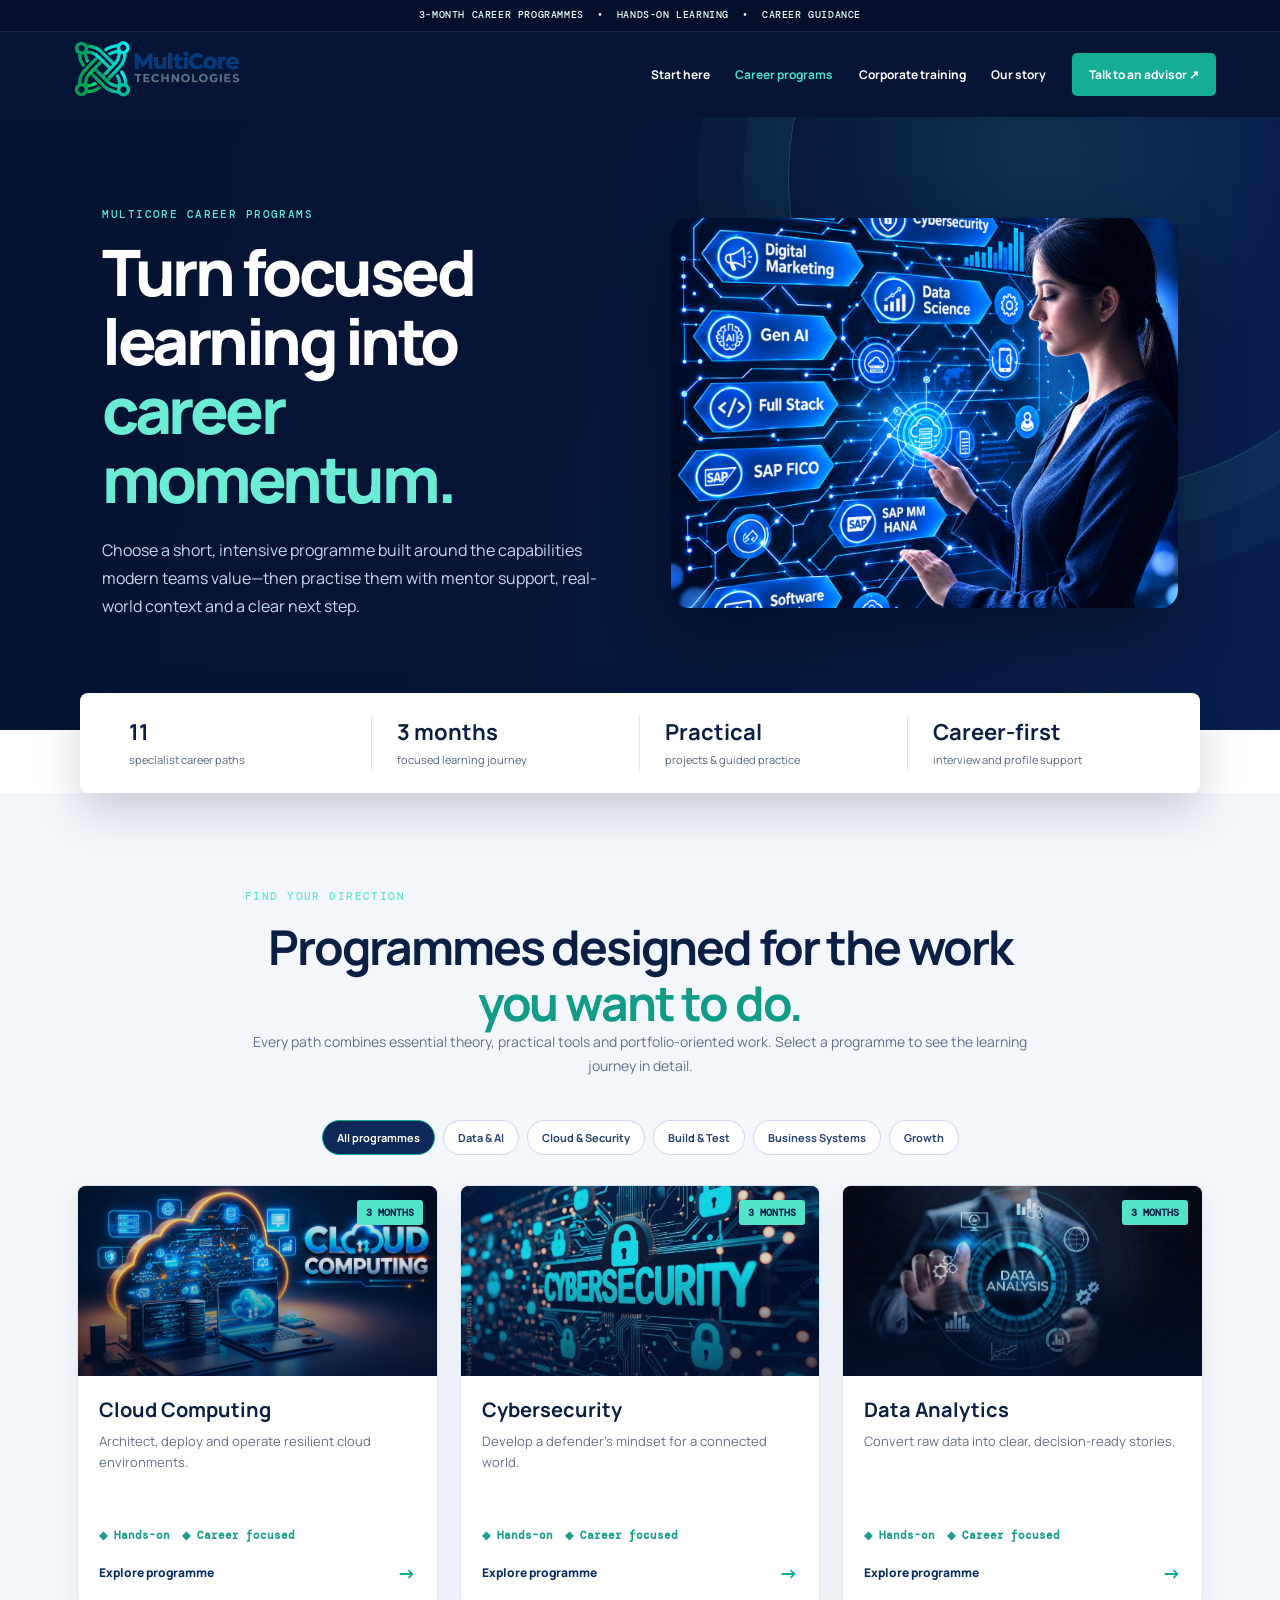
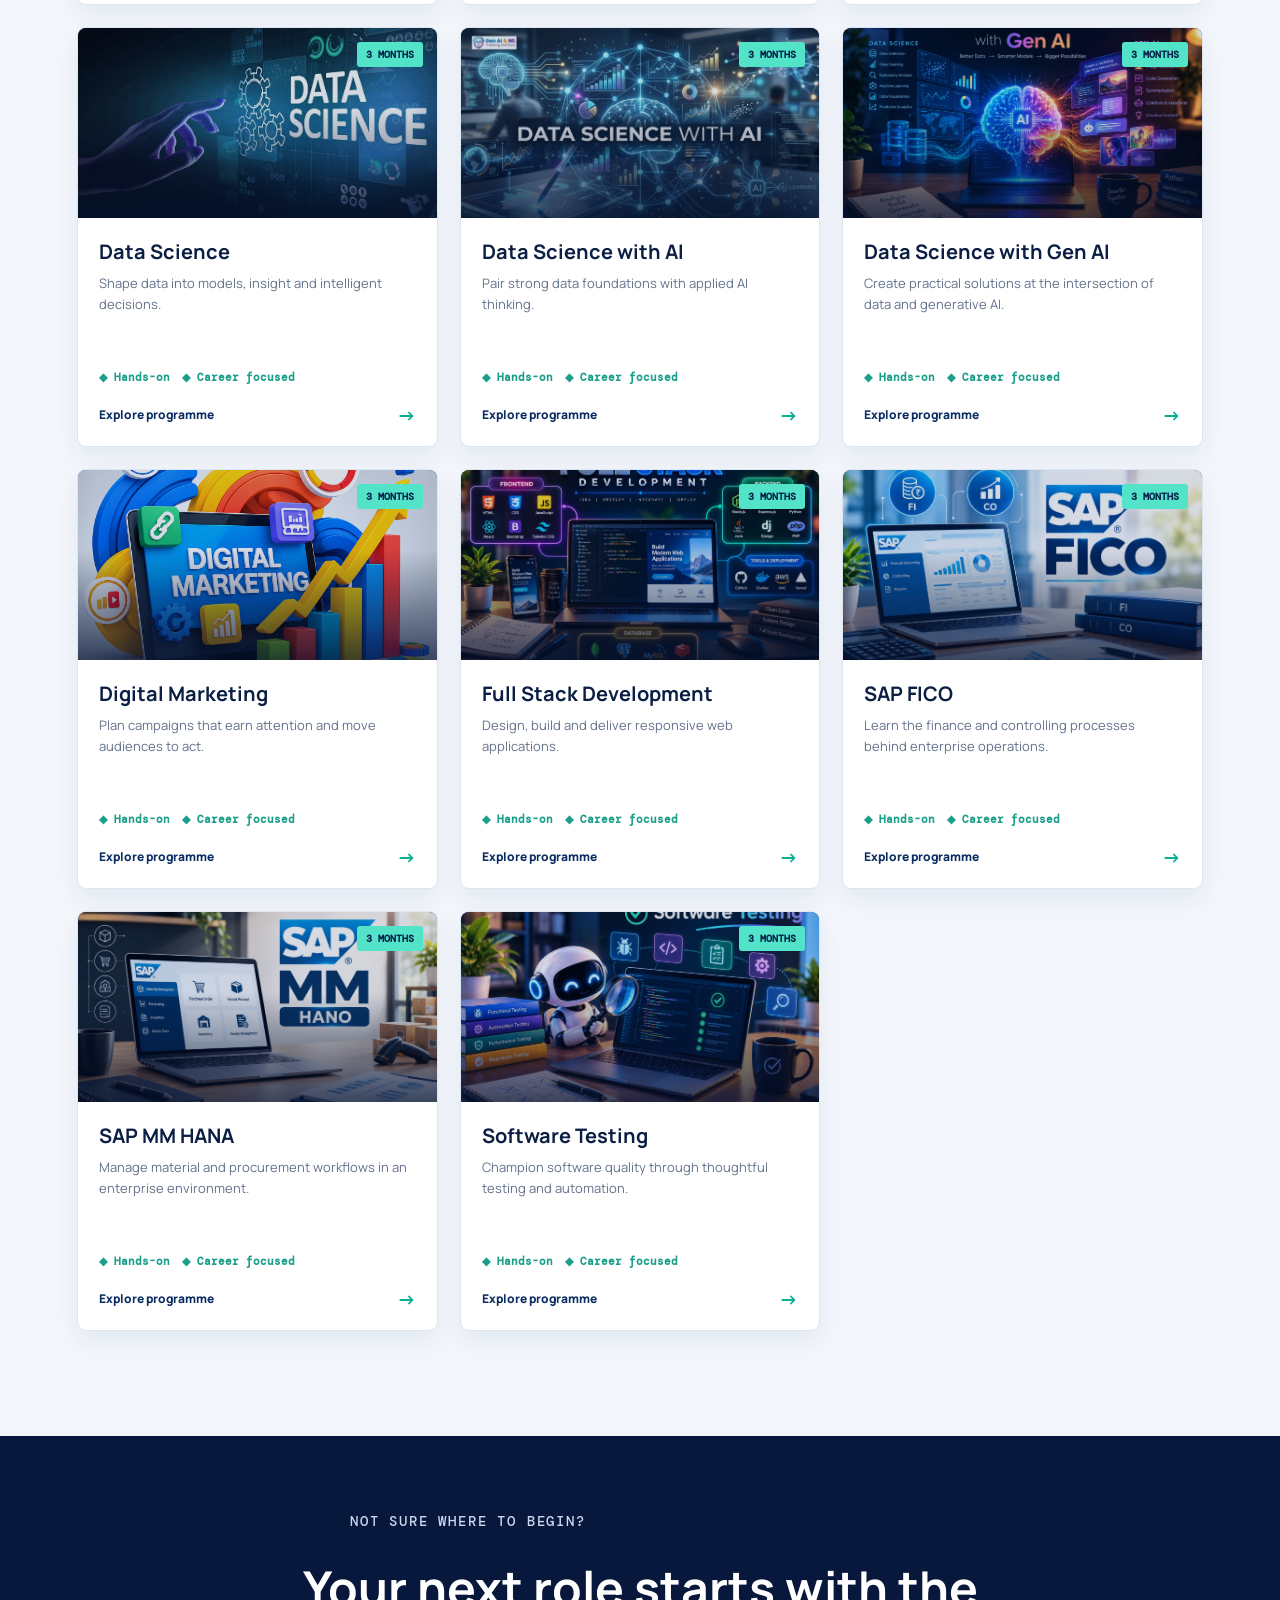
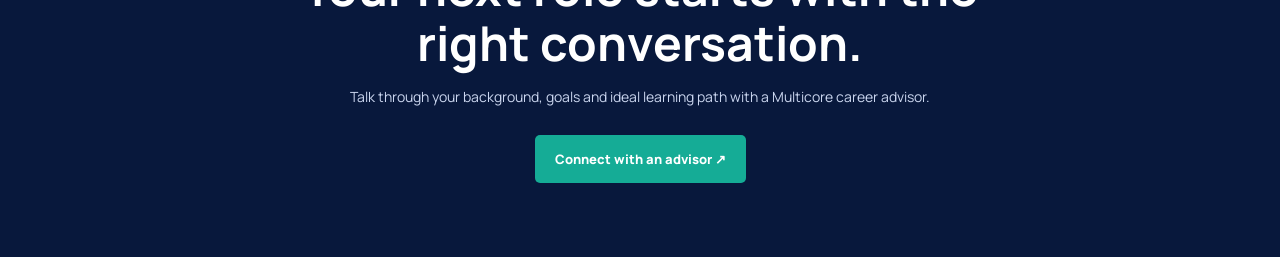
<file: career-programs.html>
<!doctype html>
<html lang="en">
<head>
  <meta charset="UTF-8" />
  <meta name="viewport" content="width=device-width, initial-scale=1.0" />
  <meta name="description" content="Explore career-focused Cloud Computing, Cybersecurity, Data Analytics, Data Science, AI, Digital Marketing, Full Stack Development, SAP and Software Testing programs in Chennai." />
  <meta name="keywords" content="cloud computing course, cybersecurity course, data analytics course, data science course, data science with AI course, data science with Gen AI course, digital marketing course, full stack development course, SAP FICO course, SAP MM HANA course, software testing course" />
  <title>Career Programs in Cloud, Data, AI, SAP &amp; Software | Multicore Technologies</title>
  <link rel="preconnect" href="https://fonts.googleapis.com" />
  <link rel="preconnect" href="https://fonts.gstatic.com" crossorigin />
  <link href="https://fonts.googleapis.com/css2?family=DM+Mono:wght@400;500&family=Manrope:wght@400;500;600;700;800&display=swap" rel="stylesheet" />
  <link rel="stylesheet" href="styles.css" />
  <link rel="stylesheet" href="protection.css" />
  <link rel="stylesheet" href="responsive.css" />
  <script src="seo-protection.js" defer></script>
  <script src="responsive.js" defer></script>
  <style>
    :root{--cp-navy:#061436;--cp-blue:#0d2859;--cp-mint:#46e0c4;--cp-ink:#0b1e43;--cp-soft:#f3f7fc}
    *{box-sizing:border-box}body{margin:0;color:var(--cp-ink);font-family:Manrope,Arial,sans-serif;background:#fff}.cp-top{padding:8px 5vw;background:#04102b;color:#e9fff9;text-align:center;font:500 10px/1.45 "DM Mono",monospace;letter-spacing:.06em}.cp-nav{height:86px;padding:0 5vw;display:flex;align-items:center;gap:30px;background:var(--cp-navy);border-top:1px solid rgba(255,255,255,.08)}.cp-nav img{width:182px;height:auto}.cp-nav nav{margin-left:auto;display:flex;align-items:center;gap:clamp(14px,2vw,32px)}.cp-nav a{color:#fff;text-decoration:none;font-size:12px;font-weight:700}.cp-nav .active{color:var(--cp-mint)}.cp-nav .talk{padding:13px 17px;background:#16ad96;border-radius:5px}.cp-hero{min-height:435px;padding:76px 8vw 60px;position:relative;overflow:hidden;color:#fff;background:radial-gradient(circle at 80% 5%,rgba(57,226,197,.25),transparent 24%),linear-gradient(115deg,#07143a,#0c2860)}.cp-hero:after{content:"";position:absolute;width:620px;height:620px;border:1px solid rgba(84,234,208,.22);border-radius:50%;right:-130px;top:-250px;box-shadow:0 0 0 45px rgba(74,225,200,.04),0 0 0 90px rgba(74,225,200,.03)}.eyebrow{margin:0 0 16px;color:#5ce8ce;font:500 11px "DM Mono",monospace;letter-spacing:.13em;text-transform:uppercase}.cp-hero h1{position:relative;z-index:1;max-width:760px;margin:0;font-size:clamp(40px,5vw,69px);line-height:1.08;letter-spacing:-.055em}.cp-hero h1 em{color:#6cebd5;font-style:normal}.cp-hero p:not(.eyebrow){position:relative;z-index:1;max-width:600px;margin:23px 0 0;color:#cbd6ef;font-size:16px;line-height:1.75}.cp-stats{position:relative;z-index:2;max-width:1120px;margin:-37px auto 0;padding:22px 24px;display:grid;grid-template-columns:repeat(4,1fr);background:#fff;border-radius:8px;box-shadow:0 18px 44px rgba(4,16,43,.18)}.cp-stats div{padding:2px 25px;border-right:1px solid #dce5f1}.cp-stats div:last-child{border:0}.cp-stats strong{display:block;font-size:22px}.cp-stats span{font-size:11px;color:#567;line-height:1.45}.programmes{padding:96px 6vw 105px;background:var(--cp-soft)}.section-head{max-width:790px;margin:0 auto 42px;text-align:center}.section-head h2{margin:0;font-size:clamp(30px,4vw,48px);line-height:1.16;letter-spacing:-.045em}.section-head h2 em{font-style:normal;color:#129b86}.section-head p:not(.eyebrow){color:#63718a;font-size:14px;line-height:1.7}.filter-row{display:flex;justify-content:center;flex-wrap:wrap;gap:8px;margin-bottom:30px}.filter-row button{border:1px solid #ccd8e9;border-radius:99px;padding:9px 14px;background:#fff;color:#29426b;font:700 11px Manrope;cursor:pointer}.filter-row button.is-active,.filter-row button:hover{border-color:#14aa93;background:#0d2859;color:#fff}.course-grid{max-width:1200px;margin:auto;display:grid;grid-template-columns:repeat(3,1fr);gap:22px}.course-card{display:flex;flex-direction:column;color:inherit;text-decoration:none;min-height:420px;overflow:hidden;background:#fff;border:1px solid #dce5f0;border-radius:9px;box-shadow:0 10px 24px rgba(20,43,80,.07);transition:transform .2s,box-shadow .2s}.course-card:hover{transform:translateY(-6px);box-shadow:0 18px 36px rgba(20,43,80,.15)}.course-card__image{height:190px;position:relative;overflow:hidden;background:#0b2456}.course-card__image img{width:100%;height:100%;object-fit:cover;opacity:.84;transition:transform .3s}.course-card:hover img{transform:scale(1.06)}.course-card__image:after{content:"";position:absolute;inset:0;background:linear-gradient(180deg,transparent 42%,rgba(4,17,46,.72))}.course-card__tag{position:absolute;z-index:1;right:14px;top:14px;padding:6px 9px;border-radius:3px;background:#53e3c9;color:#06214a;font:700 10px "DM Mono",monospace}.course-card__body{padding:21px 21px 18px;display:flex;flex:1;flex-direction:column}.course-card h3{margin:0 0 9px;font-size:20px;line-height:1.25}.course-card p{margin:0;color:#63718a;font-size:13px;line-height:1.65}.course-card__meta{display:flex;gap:12px;margin-top:auto;padding-top:17px;color:#1b9f8a;font:700 11px "DM Mono",monospace}.course-card__link{margin-top:18px;display:flex;justify-content:space-between;align-items:center;color:#0c2d62;text-decoration:none;font-size:12px;font-weight:800}.course-card__link span{font-size:19px;color:#0baf96}.cp-cta{padding:74px 8vw;background:#08183c;color:#fff;text-align:center}.cp-cta h2{max-width:780px;margin:0 auto 14px;font-size:clamp(30px,4vw,48px);line-height:1.16}.cp-cta p{max-width:580px;margin:0 auto 26px;color:#cbd6ef;font-size:14px;line-height:1.7}.cp-cta a{display:inline-block;padding:15px 20px;background:#15ac96;border-radius:5px;color:#fff;text-decoration:none;font-size:13px;font-weight:800}@media(max-width:850px){.cp-nav nav{display:none}.cp-nav{justify-content:space-between}.cp-stats{margin:-25px 20px 0;grid-template-columns:1fr 1fr;gap:15px}.cp-stats div:nth-child(2){border:0}.course-grid{grid-template-columns:1fr 1fr}.programmes{padding:70px 5vw}.cp-hero{padding-left:6vw}}@media(max-width:540px){.cp-nav{height:70px}.cp-nav img{width:150px}.cp-hero{min-height:390px;padding:65px 7vw}.cp-stats{padding:17px 7px}.cp-stats div{padding:2px 14px}.cp-stats strong{font-size:18px}.course-grid{grid-template-columns:1fr}.course-card{min-height:390px}.course-card__image{height:180px}}
    /* Career-programme enhancements */
    .cp-hero{min-height:600px;padding:90px 8vw 110px}.cp-hero__video{position:absolute;inset:0;width:100%;height:100%;object-fit:cover;opacity:.27;pointer-events:none}.cp-hero:before{content:"";position:absolute;z-index:0;inset:0;background:linear-gradient(90deg,rgba(5,19,50,.94),rgba(5,19,50,.68) 57%,rgba(5,19,50,.4))}.cp-hero__inner{position:relative;z-index:1;max-width:1320px;margin:auto;display:grid;grid-template-columns:minmax(0,1.02fr) minmax(360px,.98fr);align-items:center;gap:42px}.cp-hero__copy{animation:slideFromLeft .8s cubic-bezier(.22,1,.36,1) both}.cp-hero__art{justify-self:end;width:min(100%,550px);height:390px;overflow:hidden;border-radius:18px;box-shadow:0 28px 64px rgba(0,0,0,.33);animation:slideFromRight .9s .12s cubic-bezier(.22,1,.36,1) both}.cp-hero__art img{width:100%;height:100%;object-fit:cover;object-position:center}.cp-hero h1,.cp-hero p:not(.eyebrow){position:static}.section-head{opacity:0;transform:translateY(32px);transition:opacity .6s cubic-bezier(.22,1,.36,1),transform .6s cubic-bezier(.22,1,.36,1)}.section-head.is-visible{opacity:1;transform:none}.course-card:not(.is-visible){opacity:0;transform:translateY(34px)}.course-card.is-visible{animation:cardReveal .55s cubic-bezier(.22,1,.36,1) both;animation-delay:calc(var(--row-index) * 180ms)}@keyframes slideFromLeft{from{opacity:0;transform:translateX(-52px)}to{opacity:1;transform:none}}@keyframes slideFromRight{from{opacity:0;transform:translateX(70px)}to{opacity:1;transform:none}}@keyframes cardReveal{to{opacity:1;transform:none}}@media(prefers-reduced-motion:reduce){.cp-hero__copy,.cp-hero__art,.course-card.is-visible{animation:none}.section-head,.course-card:not(.is-visible){opacity:1;transform:none}}@media(max-width:850px){.cp-hero__inner{grid-template-columns:1fr}.cp-hero__art{justify-self:start;width:min(100%,600px);height:300px}}@media(max-width:540px){.cp-hero{min-height:0;padding:60px 7vw 75px}.cp-hero__art{height:230px}}
  </style>
</head>
<body>
  <div class="cp-top">3-MONTH CAREER PROGRAMMES &nbsp;•&nbsp; HANDS-ON LEARNING &nbsp;•&nbsp; CAREER GUIDANCE</div>
  <header class="cp-nav"><a href="index.html"><img src="assets/multicore-logo-new.png" alt="Multicore Technologies" /></a><nav><a href="index.html">Start here</a><a class="active" href="career-programs.html">Career programs</a><a href="corporate-training.html">Corporate training</a><a href="index.html#our-story">Our story</a><a class="talk" href="index.html#contact">Talk to an advisor ↗</a></nav></header>
  <main>
    <section class="cp-hero"><video class="cp-hero__video" autoplay muted loop playsinline aria-hidden="true"><source src="assets/analytics-hero.mp4" type="video/mp4"></video><div class="cp-hero__inner"><div class="cp-hero__copy"><p class="eyebrow">Multicore Career Programs</p><h1>Turn focused learning into <em>career momentum.</em></h1><p>Choose a short, intensive programme built around the capabilities modern teams value—then practise them with mentor support, real-world context and a clear next step.</p></div><div class="cp-hero__art"><img src="assets/career-images/hero%20section.png" alt="Career programmes across cloud, data, AI and business technology" /></div></div></section>
    <section class="cp-stats" aria-label="Programme highlights"><div><strong>11</strong><span>specialist career paths</span></div><div><strong>3 months</strong><span>focused learning journey</span></div><div><strong>Practical</strong><span>projects &amp; guided practice</span></div><div><strong>Career-first</strong><span>interview and profile support</span></div></section>
    <section class="programmes"><div class="section-head"><p class="eyebrow">Find your direction</p><h2>Programmes designed for the work <em>you want to do.</em></h2><p>Every path combines essential theory, practical tools and portfolio-oriented work. Select a programme to see the learning journey in detail.</p></div><div class="filter-row" aria-label="Course filters"><button class="is-active" data-filter="all">All programmes</button><button data-filter="data">Data &amp; AI</button><button data-filter="cloud">Cloud &amp; Security</button><button data-filter="build">Build &amp; Test</button><button data-filter="business">Business Systems</button><button data-filter="growth">Growth</button></div><div class="course-grid" id="course-grid"></div></section>
    <section class="cp-cta"><p class="eyebrow">Not sure where to begin?</p><h2>Your next role starts with the right conversation.</h2><p>Talk through your background, goals and ideal learning path with a Multicore career advisor.</p><a href="index.html#contact">Connect with an advisor ↗</a></section>
  </main>
  <script src="courses.js"></script><script>
    const grid=document.querySelector('#course-grid');
    const imageMap={cloud:'assets/course-cloud.jpeg',security:'assets/career-images/cybersecurity.png',analytics:'assets/career-images/data%20analytics.png',science:'assets/career-images/data%20science.png',ai:'assets/career-images/data%20science%20with%20ai.png',genai:'assets/course-genai.jpeg',marketing:'assets/career-images/digital%20marketing.png',fullstack:'assets/course-fullstack.jpeg',fico:'assets/course-fico.jpeg',mm:'assets/course-mm.jpeg',testing:'assets/course-testing.jpeg'};
    let observer;
    function card(c,index){return `<a class="course-card" data-category="${c.category}" style="--row-index:${Math.floor(index / 3)}" href="course.html?course=${c.key}" aria-label="Explore ${c.title} programme"><div class="course-card__image"><img src="${imageMap[c.key]}" alt="${c.title} programme"/><span class="course-card__tag">3 MONTHS</span></div><div class="course-card__body"><h3>${c.title}</h3><p>${c.cardText}</p><div class="course-card__meta"><span>◆ Hands-on</span><span>◆ Career focused</span></div><span class="course-card__link">Explore programme <span>→</span></span></div></a>`}
    function revealCards(){const cards=grid.querySelectorAll('.course-card');if(observer)observer.disconnect();observer=new IntersectionObserver(entries=>entries.forEach(entry=>{if(entry.isIntersecting){cards.forEach(item=>item.classList.add('is-visible'));observer.disconnect()}}),{threshold:.12});observer.observe(grid)}
    function render(filter='all'){const courses=filter==='all'?COURSES:COURSES.filter(course=>course.category===filter);grid.innerHTML=courses.map(card).join('');revealCards()}
    document.querySelectorAll('[data-filter]').forEach(button=>button.addEventListener('click',()=>{document.querySelectorAll('[data-filter]').forEach(item=>item.classList.remove('is-active'));button.classList.add('is-active');render(button.dataset.filter)}));
    const heading=document.querySelector('.section-head');
    const headingObserver=new IntersectionObserver(entries=>entries.forEach(entry=>{if(entry.isIntersecting){heading.classList.add('is-visible');headingObserver.disconnect()}}),{threshold:.25});
    headingObserver.observe(heading);
    const requestedFilter=new URLSearchParams(location.search).get('filter');
    const filterButton=document.querySelector(`[data-filter="${requestedFilter}"]`);
    if(filterButton){document.querySelectorAll('[data-filter]').forEach(item=>item.classList.remove('is-active'));filterButton.classList.add('is-active');render(requestedFilter)}else render();
  </script>
</body></html>
</file>
<file: styles.css>
:root{--navy:#071436;--navy2:#0d2154;--violet:#6c51ef;--violet-light:#ede9ff;--paper:#fbfbff;--surface:#f4f5fb;--ink:#11172c;--muted:#667088;--line:#e1e4ef;--green:#16aa92}*{box-sizing:border-box}html{scroll-behavior:smooth}body{margin:0;background:var(--paper);color:var(--ink);font-family:Manrope,Arial,sans-serif}button,input,select,textarea{font:inherit}button{cursor:pointer}a{color:inherit}.announcement{min-height:42px;padding:9px 4vw;background:#06132f;color:#eafff9;display:flex;gap:14px;justify-content:center;align-items:center;text-align:center;font:500 11px/1.25 "DM Mono",monospace;letter-spacing:.03em}.announcement a,footer a{color:#42e1c5;display:flex;gap:5px;align-items:center;font-weight:700;text-decoration:none;white-space:nowrap}.announcement svg,footer svg{width:13px}.site-header{height:95px;padding:0 5vw;display:flex;align-items:center;justify-content:space-between;border-bottom:1px solid rgba(255,255,255,.13);background:var(--navy);position:sticky;top:0;z-index:5}.brand img{display:block;width:205px;height:auto;filter:brightness(1.2) saturate(1.2) drop-shadow(0 0 12px rgba(49,224,189,.26))}.desktop-nav{display:flex;gap:clamp(12px,1.4vw,25px);margin-left:auto;margin-right:clamp(16px,2.6vw,40px)}.desktop-nav a{font-size:11px;font-weight:700;color:#fff;text-decoration:none;white-space:nowrap;transition:color .18s ease,text-shadow .18s ease}.desktop-nav a:hover,.desktop-nav a:focus-visible{color:#42e1c5;text-shadow:0 0 13px rgba(66,225,197,.35);outline:0}.header-action,.primary-button{border:0;border-radius:5px;background:var(--green);color:#fff;font-weight:800;font-size:13px;padding:14px 18px;display:inline-flex;align-items:center;gap:12px;text-decoration:none;box-shadow:0 8px 18px rgba(12,161,137,.22)}.header-action svg,.primary-button svg{width:16px}.header-action:hover,.primary-button:hover{background:#128e7b}.hero{min-height:625px;display:grid;grid-template-columns:1.08fr .92fr;position:relative;overflow:hidden;background:#071436;border-bottom:1px solid rgba(255,255,255,.12)}.hero:before{content:"";position:absolute;inset:0;pointer-events:none;opacity:.76;background:radial-gradient(circle at 76% 26%,rgba(45,215,183,.16),transparent 20%),radial-gradient(circle at 57% 89%,rgba(89,105,255,.24),transparent 29%),linear-gradient(118deg,transparent 45%,rgba(54,228,196,.07) 46%,transparent 47%)}.hero:after{content:"";position:absolute;width:62vw;height:62vw;right:-24vw;top:-37vw;border:1px solid rgba(83,234,204,.19);border-radius:50%;box-shadow:0 0 0 52px rgba(83,234,204,.035),0 0 0 104px rgba(83,234,204,.02);animation:hero-pulse 7s ease-in-out infinite;pointer-events:none}.hero-copy,.hero-art{position:relative;z-index:1}.hero-copy{padding:68px 7vw 62px 10vw;align-self:center;color:#fff}.eyebrow{margin:0 0 18px;font:500 11px/1.2 "DM Mono",monospace;text-transform:uppercase;letter-spacing:.1em;color:var(--violet);display:flex;gap:9px;align-items:center}.eyebrow span{width:22px;height:2px;background:currentColor;display:block}h1,h2,h3,p{margin-top:0}h1{font-size:clamp(42px,4.15vw,65px);line-height:1.1;letter-spacing:0;margin-bottom:20px;font-weight:800}em{font-style:normal;color:#8e78ff}.hero-copy .eyebrow{color:#42e1c5}.hero-copy h1 em{color:#73efd9;text-shadow:0 0 22px rgba(66,225,197,.18)}.hero-intro{max-width:570px;line-height:1.63;font-size:14px;color:#c7cde1;margin-bottom:26px}.hero-intro strong{color:#fff}.hero-actions{display:flex;gap:22px;align-items:center}.text-button{border:0;padding:0;background:transparent;color:#fff;font-size:13px;font-weight:800;display:flex;gap:8px;align-items:center}.text-button:hover{color:#42e1c5}.text-button svg{width:15px}.hero-art{min-height:625px;overflow:hidden;background:linear-gradient(135deg,rgba(9,36,72,.35),rgba(7,20,54,.08))}.hero-image{position:absolute;top:50%;right:10vw;width:min(72%,500px);height:auto;aspect-ratio:1.08;display:block;object-fit:cover;object-position:center 60%;border-radius:76px 22px 76px 22px;box-shadow:0 22px 52px rgba(0,7,25,.42),0 0 0 1px rgba(127,255,230,.16);transform:translateY(-50%)}.hero-art:after{content:"";position:absolute;inset:0;background:linear-gradient(90deg,rgba(7,20,54,.44),transparent 48%);pointer-events:none}.hero-note,.art-label{z-index:1}.hero-note{position:absolute;bottom:60px;left:55px;padding:17px 21px;background:#fff;display:flex;gap:12px;align-items:center;box-shadow:8px 8px 0 rgba(0,0,0,.18)}.hero-note p{margin:0;font-size:12px;line-height:1.55;font-weight:800;color:var(--ink)}.note-icon{width:36px;height:36px;display:grid;place-items:center;background:#dcfff7;color:#078d79}.note-icon svg{width:17px}.art-label{position:absolute;right:49px;bottom:35px;margin:0;font:500 10px/1.7 "DM Mono",monospace;letter-spacing:.12em;color:#d5fff5;text-align:right}.art-label span{color:#65e6cf}.trust-strip{display:grid;grid-template-columns:repeat(5,1fr);padding:24px 10vw;background:#fff;border-bottom:1px solid var(--line)}.trust-strip div{padding:4px 22px;border-right:1px solid var(--line);display:grid;gap:3px}.trust-strip div:first-child{padding-left:0}.trust-strip div:last-child{border:0}.trust-strip strong{font-size:12px}.trust-strip span{font:500 11px "DM Mono",monospace;color:#078d79}.section{padding:115px 10vw}.section-heading{display:flex;justify-content:space-between;gap:60px;align-items:end;margin-bottom:50px}.section-heading h2,.approach h2,.contact h2{font-size:clamp(35px,4vw,57px);line-height:1.12;letter-spacing:0;margin:0;font-weight:800}.section-heading>p{max-width:340px;margin:0;color:var(--muted);font-size:14px;line-height:1.75}.program-grid{display:grid;grid-template-columns:1.05fr 1fr 1fr;grid-auto-rows:295px;gap:14px}.program-card{padding:25px;position:relative;text-decoration:none;color:var(--ink);display:flex;flex-direction:column;overflow:hidden;background:var(--surface);border:1px solid var(--line);border-radius:6px;transition:transform .2s ease,box-shadow .2s ease}.program-card:hover{transform:translateY(-5px);box-shadow:0 16px 30px rgba(19,28,64,.11)}.program-card.featured{grid-row:span 2;background:var(--violet-light);border-color:#dcd5ff}.program-card.dark{background:var(--navy);border-color:var(--navy);color:#fff}.program-card.coral{background:#e8edff;border-color:#d8e0ff}.program-card.light{background:#fff}.program-card.lime{background:#f0edff;border-color:#dfd9ff}.course-number{font:400 11px "DM Mono",monospace;margin-bottom:auto;opacity:.7}.program-card>svg{width:41px;height:41px;margin-bottom:22px;stroke-width:1.5;color:var(--violet)}.program-card.dark>svg{color:#a695ff}.program-card h3{font-size:25px;margin:0 0 8px}.program-card>p:not(.course-number){font-size:13px;line-height:1.65;margin:0;opacity:.8}.program-card span{color:var(--violet);font-weight:800;font-size:12px;margin-top:20px;display:flex;align-items:center;gap:6px}.program-card.dark span{color:#c7bcff}.program-card span svg{width:15px}.approach{background:var(--navy);color:#fff;display:grid;grid-template-columns:1fr 1fr;gap:10vw;align-items:center}.approach-copy .eyebrow{color:#bdb4ff}.approach-copy h2{margin-bottom:28px}.approach-copy>p:not(.eyebrow){line-height:1.8;font-size:15px;color:#c6cee4;max-width:530px}.inline-link{display:inline-flex;gap:10px;align-items:center;color:#b9aaff;font-weight:800;text-decoration:none;font-size:13px;margin-top:16px}.inline-link svg{width:17px}.approach-visual{height:360px;position:relative;background:var(--navy2);overflow:hidden;display:grid;place-items:center}.core-word{width:105px;height:105px;border-radius:50%;background:var(--violet);color:#fff;display:grid;place-items:center;font-size:28px;font-weight:800;z-index:2}.orbit{position:absolute;border:1px solid rgba(210,216,255,.55);border-radius:50%}.orbit-1{width:280px;height:135px;transform:rotate(-25deg)}.orbit-2{width:350px;height:180px;transform:rotate(55deg)}.visual-tag{z-index:3;background:#fff;color:var(--ink);padding:7px 10px;font:500 10px "DM Mono",monospace;position:absolute}.tag-1{top:55px;left:51px}.tag-2{right:36px;top:137px}.tag-3{bottom:45px;left:95px}.modes{background:#f3f4fb}.mode-grid{display:grid;grid-template-columns:repeat(3,1fr);gap:14px}.mode-grid article{background:#fff;padding:34px 30px;min-height:230px;border:1px solid var(--line);border-top:4px solid var(--violet);border-radius:6px}.mode-grid article:nth-child(2){border-top-color:#5474e8}.mode-grid article:nth-child(3){border-top-color:#9a84ff}.mode-grid svg{width:31px;height:31px;margin-bottom:32px;stroke-width:1.5;color:var(--violet)}.mode-grid h3{font-size:18px;margin-bottom:10px}.mode-grid p{font-size:13px;line-height:1.75;color:var(--muted);margin:0}.contact{padding:100px 10vw;display:grid;grid-template-columns:1.2fr .8fr;gap:80px;background:linear-gradient(112deg,#16aa92,#087666);color:#fff}.contact .eyebrow{color:#d7fff5}.contact h2 em{color:#fff}.contact-details{border-left:1px solid rgba(255,255,255,.36);padding-left:40px;display:flex;flex-direction:column;gap:20px;align-items:flex-start}.contact-details a,.contact-details p{margin:0;color:#fff;font-size:14px;line-height:1.7;text-decoration:none;font-weight:700}.contact-details svg{width:16px;vertical-align:middle;margin-right:5px}.contact .primary-button{background:var(--navy);color:#fff;margin-top:10px}footer{padding:25px 10vw;background:#050e29;color:#bfc9e2;font:400 11px "DM Mono",monospace;display:flex;justify-content:space-between}.modal-backdrop{position:fixed;inset:0;z-index:20;background:rgba(5,14,41,.78);backdrop-filter:blur(6px);display:grid;place-items:center;padding:24px}.modal-backdrop.is-hidden{display:none}.enquiry-card{width:min(1040px,100%);max-height:calc(100vh - 48px);overflow:auto;display:grid;grid-template-columns:.82fr 1.18fr;background:#fff;border-radius:8px;box-shadow:0 22px 65px rgba(5,14,41,.34);position:relative}.close-modal{position:absolute;top:16px;right:16px;width:38px;height:38px;border:0;border-radius:50%;background:rgba(7,20,54,.8);color:#fff;display:grid;place-items:center;z-index:2}.close-modal svg{width:18px}.modal-art{min-height:660px;background:#062462;overflow:hidden}.modal-art img{display:block;width:100%;height:100%;object-fit:cover;object-position:center}#enquiry-form{padding:45px 48px 34px;display:grid;grid-template-columns:1fr 1fr;gap:14px 17px;align-content:start}#enquiry-form>label{padding:0;margin:0;display:grid;gap:7px;color:var(--ink);font-size:11px;font-weight:800}#enquiry-form input,#enquiry-form select,#enquiry-form textarea{width:100%;border:1px solid #dce0ea;background:#fff;padding:11px 12px;border-radius:5px;color:var(--ink);font-size:12px;outline-color:var(--violet)}#enquiry-form .form-heading,#enquiry-form .full-width,#enquiry-form .submit-button,#enquiry-form .privacy-note{grid-column:span 2}.form-heading{padding-right:40px;margin-bottom:5px}.form-heading h2{font-size:30px;line-height:1.16;margin:0 0 12px;font-weight:800}.form-heading h2 em{display:block;color:var(--violet)}.form-heading p{margin:0;color:var(--muted);font-size:13px;line-height:1.65}.consultation{margin-top:3px;padding-top:18px;border-top:1px solid var(--line)}.consultation h3{margin:0 0 11px;font-size:15px;line-height:1.35;text-transform:uppercase}.consultation h3 svg{width:16px;vertical-align:middle;color:var(--violet)}.consultation label{display:grid;gap:7px;color:var(--ink);font-size:11px;font-weight:800}.consultation textarea{resize:vertical;min-height:64px}.submit-button{justify-content:center;margin-top:2px;background:var(--navy)}.privacy-note{margin:0;display:flex;align-items:center;justify-content:center;gap:6px;color:#78839a;font-size:11px;font-weight:600}.privacy-note svg{width:13px;color:var(--violet)}.enquiry-status{position:absolute;z-index:4;inset:0;display:grid;place-items:center;padding:26px;opacity:0;pointer-events:none}.enquiry-status__panel{width:min(510px,100%);padding:48px 45px 43px;background:#fff;color:var(--ink);text-align:center;border-radius:8px;box-shadow:0 25px 70px rgba(5,14,41,.38);transform:translateY(18px) scale(.95)}.enquiry-status__eyebrow{margin:0 0 19px;font:500 10px/1.2 "DM Mono",monospace;letter-spacing:.12em;text-transform:uppercase;color:var(--violet)}.enquiry-status h2{margin:0 0 18px;font-size:33px;line-height:1.16}.enquiry-status p:not(.enquiry-status__eyebrow){max-width:360px;margin:0 auto;color:var(--muted);font-size:14px;line-height:1.7}.enquiry-status strong{display:block;margin-top:18px;color:var(--ink);font-size:15px;line-height:1.5}.is-showing-status .enquiry-card{pointer-events:none;opacity:.13;transform:scale(.96);filter:blur(3px)}.is-showing-status .enquiry-status{opacity:1;pointer-events:auto}.is-showing-status .enquiry-status__panel{animation:status-arrive .42s cubic-bezier(.22,.8,.3,1) forwards}.is-success .enquiry-status__panel{border-top:5px solid var(--violet)}.is-farewell .enquiry-status__panel{border-top:5px solid #a9afbd}@keyframes status-arrive{to{transform:translateY(0) scale(1)}}@keyframes hero-pulse{0%,100%{transform:scale(1);opacity:.55}50%{transform:scale(1.08);opacity:1}}@media(max-width:1120px){.desktop-nav{gap:13px;margin-right:18px}.desktop-nav a{font-size:10px}.brand img{width:170px}.header-action{padding:13px 14px}}@media(max-width:850px){.desktop-nav{display:none}.hero{grid-template-columns:1fr}.hero-copy{padding:62px 8vw 58px}.hero-art{min-height:380px}.hero-image{top:50%;right:8%;width:min(74%,440px);height:78%;transform:translateY(-50%);border-radius:58px 18px 58px 18px}.trust-strip{padding:20px 8vw;grid-template-columns:1fr 1fr;gap:14px}.trust-strip div:nth-child(2),.trust-strip div:nth-child(4){border-right:0}.trust-strip div:nth-child(3),.trust-strip div:nth-child(5){padding-left:0}.section,.contact{padding:75px 8vw}.program-grid{grid-template-columns:1fr 1fr;grid-auto-rows:260px}.program-card.featured{grid-row:span 1}.approach,.contact{grid-template-columns:1fr;gap:45px}.contact-details{border-left:0;border-top:1px solid rgba(255,255,255,.36);padding:30px 0 0}.enquiry-card{grid-template-columns:1fr;max-width:610px}.modal-art{min-height:230px;max-height:260px}.modal-art img{object-position:center 48%}#enquiry-form{padding:32px 34px}}@media(max-width:540px){.announcement{font-size:9px;line-height:1.45;padding:8px 7vw}.announcement a{display:none}.site-header{height:75px}.brand img{width:150px}.header-action{font-size:0;width:40px;height:40px;padding:0;justify-content:center}.header-action svg{width:17px}.hero-copy{padding:58px 8vw}.hero-copy h1{font-size:39px}.hero-intro{font-size:13px}.hero-actions{flex-wrap:wrap;gap:18px}.hero-art{min-height:310px}.hero-image{right:8%;width:76%;height:78%;border-radius:46px 16px 46px 16px}.hero-note{bottom:24px;left:8%;padding:13px 15px}.hero-note p{font-size:10px}.note-icon{width:31px;height:31px}.art-label{display:none}.trust-strip{grid-template-columns:1fr;gap:0}.trust-strip div,.trust-strip div:nth-child(n){padding:13px 0;border-right:0;border-bottom:1px solid var(--line)}.trust-strip div:last-child{border-bottom:0}.section-heading{display:block;margin-bottom:36px}.section-heading>p{margin-top:18px}.program-grid,.mode-grid{grid-template-columns:1fr}.program-grid{grid-auto-rows:245px}.approach-visual{height:280px}.contact{padding:70px 8vw}.contact h2{font-size:39px}footer{padding:21px 8vw}.enquiry-card{max-height:calc(100vh - 28px)}.modal-backdrop{padding:14px}.modal-art{min-height:185px;max-height:210px}#enquiry-form{padding:27px 25px;grid-template-columns:1fr}#enquiry-form .form-heading,#enquiry-form .full-width,#enquiry-form .submit-button,#enquiry-form .privacy-note{grid-column:span 1}.form-heading{padding-right:24px}.form-heading h2{font-size:27px}.privacy-note{text-align:center;align-items:flex-start}.privacy-note svg{flex:0 0 auto;margin-top:1px}}@media(prefers-reduced-motion:reduce){.hero:after{animation:none}}
/* Connector-label layout and brush-style arrow overrides */
body .advantages .advantage-card h3{top:calc(50% - 75px);bottom:auto;left:calc(100% + (var(--gap) / 2));width:calc(var(--gap) + 54px);font-size:12px;line-height:1.35}body .advantages .advantage-card:not(.step-12)::after{top:calc(50% - 7px);height:92px;width:calc(100% + var(--gap) - 18px);background:transparent url("assets/journey-arrow.svg") center/100% 100% no-repeat}body .advantages .advantage-card:not(.step-12)::before{display:none}body .advantages .step-3::after,body .advantages .step-6::after,body .advantages .step-9::after{width:92px;height:102px;left:calc(50% - 46px);top:calc(100% + 8px);background-size:100% 100%;transform:rotate(90deg);transform-origin:center}body .advantages .step-4 h3,body .advantages .step-5 h3,body .advantages .step-10 h3,body .advantages .step-11 h3{left:calc(-1 * (var(--gap) / 2))}body .advantages .step-4::after,body .advantages .step-5::after,body .advantages .step-10::after,body .advantages .step-11::after{right:calc(100% + 8px);left:auto;transform:scaleX(-1);transform-origin:center}body .advantages .step-12 h3{top:calc(100% + 14px);bottom:auto;left:50%;width:calc(100% + 38px);font-size:13px;background:linear-gradient(115deg,#966b10,#ffd86b 23%,#fff5bc 49%,#d09b22 72%,#fff0a4)}@media(max-width:850px){body .advantages .advantage-card h3{font-size:10px}}@media(max-width:540px){body .advantages .advantage-journey{gap:130px}body .advantages .advantage-card h3{top:calc(100% + 12px);left:50%;width:calc(100% + 44px);font-size:13px}body .advantages .advantage-card:not(.step-12)::after{width:76px;height:92px;left:calc(50% - 38px);top:calc(100% + 62px);transform:rotate(90deg);transform-origin:center}body .advantages .step-4::after,body .advantages .step-5::after,body .advantages .step-10::after,body .advantages .step-11::after{left:calc(50% - 38px);right:auto;transform:rotate(90deg)}body .advantages .step-12 h3{top:calc(100% + 14px);left:50%;width:calc(100% + 38px)}}
body .advantages .step-3 h3,body .advantages .step-6 h3,body .advantages .step-9 h3{left:calc(100% + 22px);top:calc(100% + 8px);width:150px;text-align:left}body .advantages .step-3::after,body .advantages .step-6::after,body .advantages .step-9::after{top:calc(100% + 55px);height:55px}@media(max-width:540px){body .advantages .step-3 h3,body .advantages .step-6 h3,body .advantages .step-9 h3{left:50%;top:calc(100% + 12px);width:calc(100% + 44px);text-align:center}body .advantages .step-3::after,body .advantages .step-6::after,body .advantages .step-9::after{top:calc(100% + 62px);height:92px}}
/* Straight arrows link cards across a row; row ends loop to the next row. */
@media (min-width:541px){
  body .advantages .step-3::after,
  body .advantages .step-6::after,
  body .advantages .step-9::after{
    width:130px;
    height:calc(var(--tile) + 118px);
    left:100%;
    top:calc(50% - 10px);
    background-image:url("assets/journey-turn-arrow.svg");
    background-position:left top;
    background-size:100% 100%;
    transform:none;
    transform-origin:left top;
  }
  body .advantages .step-6::after{
    left:0;
    transform:scaleX(-1);
  }
}

/* Certificate showcase follows the Multicore advantage journey. */
.certificate-feature{position:relative;isolation:isolate;overflow:hidden;display:grid;grid-template-columns:minmax(0,.93fr) minmax(0,1.07fr);gap:clamp(45px,7vw,120px);align-items:center;padding:clamp(72px,9vw,130px) 10vw;background:#071436;color:#f7f9ff}
.certificate-feature::before{content:"";position:absolute;z-index:0;width:44vw;height:44vw;right:-17vw;top:-23vw;border:1px solid rgba(226,178,63,.22);border-radius:50%;box-shadow:0 0 0 48px rgba(226,178,63,.035),0 0 0 96px rgba(42,225,197,.025)}
.certificate-feature::after{content:"";position:absolute;z-index:0;inset:0;pointer-events:none;opacity:.6;background:linear-gradient(125deg,transparent 20%,rgba(34,211,186,.055) 52%,transparent 53%),radial-gradient(circle at 9% 85%,rgba(211,158,39,.12),transparent 23%)}
.certificate-feature__image{position:relative;z-index:1;padding:10px;border-radius:46px 12px 46px 12px;background:linear-gradient(135deg,#f8dc87,#ab7516 45%,#fff0ac);box-shadow:0 25px 55px rgba(0,0,0,.36),0 0 32px rgba(234,191,70,.15);transform:rotate(-2.2deg)}
.certificate-feature__image::after{content:"";position:absolute;inset:22px -18px -18px 22px;z-index:-1;border:1px solid rgba(82,236,209,.35);border-radius:42px 12px 42px 12px}
.certificate-feature__image img{display:block;width:100%;aspect-ratio:1.36;object-fit:cover;object-position:center;border-radius:35px 7px 35px 7px;background:#fff}
.certificate-feature__copy{position:relative;z-index:1;max-width:660px}
.certificate-feature__kicker{margin:0 0 18px;color:#f4cb5e;font:600 clamp(21px,2vw,31px)/1.25 Cinzel,serif;letter-spacing:.11em;text-transform:uppercase}
.certificate-feature__kicker span{color:#e8b742}
.certificate-feature h2{margin:0 0 20px;color:#f2c653;font:700 clamp(32px,3.5vw,56px)/1.16 Cinzel,serif;letter-spacing:.01em;text-shadow:0 2px 18px rgba(229,177,47,.13)}
.certificate-feature__lead{margin:0 0 27px;color:#f8fbff;font-size:clamp(17px,1.45vw,22px);font-weight:700;line-height:1.55}
.certificate-feature__points{margin:0 0 25px;color:#17b978;font:700 clamp(12px,.9vw,15px)/1.8 "DM Mono",monospace;letter-spacing:.03em;text-transform:uppercase;white-space:normal}
.certificate-feature__points span{color:#17b978;padding:0 .25em}
.certificate-feature__closing{margin:0;color:#c4cee3;font-size:16px;font-style:italic;line-height:1.7}
.certificate-feature.is-animation-ready .certificate-feature__image{opacity:0;transform:translateX(-72px) rotate(-6deg)}
.certificate-feature.is-revealed .certificate-feature__image{opacity:1;transform:translateX(0) rotate(-2.2deg);transition:opacity .55s ease,transform .85s cubic-bezier(.22,.8,.3,1)}
.certificate-feature.is-animation-ready .certificate-type-word{display:inline-block;max-width:0;overflow:hidden;opacity:0;vertical-align:bottom;white-space:pre;min-width:0}
.certificate-feature.is-revealed .certificate-type-word{animation:certificate-type var(--typing-duration) steps(var(--typing-characters)) var(--typing-delay) forwards}
@keyframes certificate-type{to{max-width:calc(var(--word-width) + 2px);opacity:1}}
@media(max-width:850px){.certificate-feature{grid-template-columns:1fr;gap:54px;padding:78px 9vw}.certificate-feature__image{width:min(620px,100%);justify-self:center}.certificate-feature__copy{text-align:center;justify-self:center}.certificate-feature__points{max-width:540px;margin-left:auto;margin-right:auto}}
@media(max-width:540px){.certificate-feature{padding:62px 7vw;gap:42px}.certificate-feature__image{padding:6px;border-radius:28px 9px 28px 9px}.certificate-feature__image img{border-radius:22px 5px 22px 5px}.certificate-feature__image::after{inset:14px -10px -10px 14px;border-radius:25px 8px 25px 8px}.certificate-feature__kicker{font-size:17px}.certificate-feature h2{font-size:31px}.certificate-feature__lead{font-size:16px}.certificate-feature__points{font-size:11px;letter-spacing:.01em;white-space:normal}.certificate-feature__closing{font-size:14px}}

/* Final journey flow: row links follow the reading direction and row changes
   are direct downward arrows.  This intentionally replaces the old U-turns. */
@media (min-width:541px){
  body .advantages .advantage-card.step-4::after,
  body .advantages .advantage-card.step-5::after,
  body .advantages .advantage-card.step-10::after,
  body .advantages .advantage-card.step-11::after{
    left:auto;
    right:calc(100% + 18px);
    transform:scaleX(-1);
    transform-origin:center;
  }

  body .advantages .advantage-card.step-3::after,
  body .advantages .advantage-card.step-6::after,
  body .advantages .advantage-card.step-9::after{
    width:54px;
    height:90px;
    top:calc(100% + 14px);
    background:url("assets/journey-down-arrow.svg") center / 100% 100% no-repeat;
    transform:none;
  }

  body .advantages .advantage-card.step-3::after,
  body .advantages .advantage-card.step-9::after{
    left:calc(100% + 18px);
    right:auto;
  }

  body .advantages .advantage-card.step-6::after{
    left:auto;
    right:calc(100% + 18px);
  }

  /* The closing milestone has a gold, shimmering finish without obscuring
     the existing photograph. */
  body .advantages .step-12 .advantage-photo{
    border-color:#ffe7a0;
    box-shadow:0 0 0 3px rgba(229,177,47,.32),0 13px 28px rgba(128,84,3,.25),0 0 24px rgba(255,209,84,.42);
  }
  body .advantages .step-12 h3{
    position:absolute;
    overflow:hidden;
    isolation:isolate;
    background:linear-gradient(115deg,#9a6508 0%,#efb82f 24%,#fff4bb 48%,#d69516 70%,#fff0a4 100%);
    background-size:220% 100%;
    color:#5d3c00;
    box-shadow:0 7px 18px rgba(151,105,8,.28),0 0 20px rgba(255,211,93,.34);
    animation:gold-shimmer 2.8s linear infinite;
  }
  body .advantages .step-12 h3::before{
    content:"";
    position:absolute;
    inset:0;
    z-index:-1;
    background-image:radial-gradient(circle,rgba(255,255,255,.95) 0 1px,transparent 1.6px),radial-gradient(circle,rgba(255,246,185,.9) 0 1px,transparent 1.5px);
    background-size:24px 24px,31px 31px;
    background-position:0 0,12px 15px;
    animation:gold-sparkle 1.8s linear infinite;
  }
}

/* Employer logo marquee — two opposing lanes use the supplied logo sheet. */
.employer-marquee{overflow:hidden;padding:104px 0 100px;background:#e8edff;color:var(--ink)}
.employer-marquee__heading{max-width:760px;padding:0 10vw;text-align:center;margin:0 auto 47px}.employer-marquee__heading .eyebrow{justify-content:center}.employer-marquee__heading h2{margin:0 0 17px;font-size:clamp(34px,3.7vw,54px);line-height:1.12;font-weight:800}.employer-marquee__heading h2>span,.employer-marquee__heading h2>em{display:block}.employer-marquee__heading h2>span{white-space:nowrap}.employer-marquee__heading>p:last-child{max-width:590px;margin:0 auto;color:var(--muted);font-size:14px;line-height:1.7}
.logo-lanes{display:grid;gap:17px}.logo-lane{display:flex;width:max-content;will-change:transform}.logo-track{display:flex;align-items:center;gap:26px;flex:none;padding-right:26px}.employer-logo{width:var(--w);height:var(--h,58px);flex:none;display:block;background-image:none;background-repeat:no-repeat;background-size:612px 408px;background-position:calc(-1 * var(--x)) calc(-1 * var(--y));filter:drop-shadow(0 5px 8px rgba(21,35,73,.12));transition:transform .22s ease}.employer-logo:hover{transform:translateY(-4px) scale(1.07)}.logo-lane--right{animation:marquee-right 44s linear infinite}.logo-lane--left{animation:marquee-left 41s linear infinite}@keyframes marquee-right{from{transform:translateX(-50%)}to{transform:translateX(0)}}@keyframes marquee-left{from{transform:translateX(0)}to{transform:translateX(-50%)}}.logo-lane:hover{animation-play-state:paused}
@media(max-width:540px){.employer-marquee{padding:70px 0}.employer-marquee__heading{padding:0 8vw;margin-bottom:34px}.employer-marquee__heading h2>span{white-space:normal}.employer-marquee__heading>p:last-child{font-size:13px}.logo-lanes{gap:10px}.logo-track{gap:18px;padding-right:18px}.employer-logo{height:52px}}
@media(prefers-reduced-motion:reduce){.logo-lane--right,.logo-lane--left{animation:none;transform:none}}
@keyframes gold-sparkle{to{background-position:24px -24px,36px -16px}}
@media(prefers-reduced-motion:reduce){
  body .advantages .step-12 h3,
  body .advantages .step-12 h3::before{animation:none}
}

/* Career possibilities: centered two-line heading and complete logo grid. */
.employer-marquee{overflow:visible;padding:104px 6vw 100px}
.employer-marquee__heading{max-width:900px;padding:0}
.employer-marquee__heading h2>span,.employer-marquee__heading h2>em{white-space:nowrap}
.logo-lanes{max-width:1220px;margin:0 auto;display:grid;grid-template-columns:repeat(6,minmax(110px,1fr));gap:28px 26px;align-items:center}
.logo-lane,.logo-track{display:contents}
.logo-lane .logo-track:not(:first-child){display:none}
.employer-logo{justify-self:center;flex:none}
@media(max-width:850px){.employer-marquee{padding:78px 8vw}.logo-lanes{grid-template-columns:repeat(4,minmax(105px,1fr));gap:24px 18px}}
@media(max-width:540px){.employer-marquee{padding:70px 7vw}.employer-marquee__heading{padding:0;margin-bottom:34px}.employer-marquee__heading h2>span,.employer-marquee__heading h2>em{white-space:normal}.logo-lanes{grid-template-columns:repeat(2,minmax(100px,1fr));gap:19px 14px}.employer-logo{transform:scale(.9);transform-origin:center}.employer-logo:hover{transform:translateY(-3px) scale(.97)}}

/* Full sprite bounds for every visible mark.  The prior bounds were too tight,
   which clipped letters at the logo edges (for example, Accenture and Oracle). */
.logo-lane--right .employer-logo:nth-child(1){--x:8px;--y:14px;--w:51px;--h:62px}.logo-lane--right .employer-logo:nth-child(2){--x:62px;--y:14px;--w:53px;--h:62px}.logo-lane--right .employer-logo:nth-child(3){--x:121px;--y:14px;--w:91px;--h:62px}.logo-lane--right .employer-logo:nth-child(4){--x:218px;--y:14px;--w:93px;--h:62px}.logo-lane--right .employer-logo:nth-child(5){--x:319px;--y:7px;--w:81px;--h:70px}.logo-lane--right .employer-logo:nth-child(6){--x:419px;--y:14px;--w:87px;--h:62px}.logo-lane--right .employer-logo:nth-child(7){--x:509px;--y:14px;--w:103px;--h:62px}.logo-lane--right .employer-logo:nth-child(8){--x:8px;--y:85px;--w:111px;--h:57px}.logo-lane--right .employer-logo:nth-child(9){--x:123px;--y:85px;--w:106px;--h:57px}.logo-lane--right .employer-logo:nth-child(10){--x:234px;--y:85px;--w:70px;--h:57px}.logo-lane--right .employer-logo:nth-child(11){--x:314px;--y:85px;--w:98px;--h:57px}.logo-lane--right .employer-logo:nth-child(12){--x:425px;--y:85px;--w:88px;--h:57px}.logo-lane--right .employer-logo:nth-child(13){--x:535px;--y:85px;--w:77px;--h:57px}.logo-lane--right .employer-logo:nth-child(14){--x:10px;--y:142px;--w:84px;--h:66px}.logo-lane--right .employer-logo:nth-child(15){--x:106px;--y:142px;--w:67px;--h:66px}.logo-lane--right .employer-logo:nth-child(16){--x:181px;--y:142px;--w:80px;--h:66px}
.logo-lane--left .employer-logo:nth-child(1){--x:517px;--y:140px;--w:95px;--h:68px}.logo-lane--left .employer-logo:nth-child(2){--x:7px;--y:208px;--w:88px;--h:57px}.logo-lane--left .employer-logo:nth-child(3){--x:116px;--y:208px;--w:100px;--h:57px}.logo-lane--left .employer-logo:nth-child(4){--x:258px;--y:208px;--w:102px;--h:57px}.logo-lane--left .employer-logo:nth-child(5){--x:384px;--y:208px;--w:100px;--h:57px}.logo-lane--left .employer-logo:nth-child(6){--x:503px;--y:208px;--w:109px;--h:57px}.logo-lane--left .employer-logo:nth-child(7){--x:8px;--y:265px;--w:83px;--h:62px}.logo-lane--left .employer-logo:nth-child(8){--x:109px;--y:264px;--w:97px;--h:62px}.logo-lane--left .employer-logo:nth-child(9){--x:202px;--y:266px;--w:100px;--h:61px}.logo-lane--left .employer-logo:nth-child(10){--x:324px;--y:268px;--w:85px;--h:59px}.logo-lane--left .employer-logo:nth-child(11){--x:421px;--y:260px;--w:93px;--h:67px}.logo-lane--left .employer-logo:nth-child(12){--x:513px;--y:264px;--w:99px;--h:63px}.logo-lane--left .employer-logo:nth-child(13){--x:10px;--y:330px;--w:86px;--h:72px}.logo-lane--left .employer-logo:nth-child(14){--x:104px;--y:331px;--w:103px;--h:71px}.logo-lane--left .employer-logo:nth-child(15){--x:213px;--y:328px;--w:77px;--h:74px}

/* Career possibilities slideshow: each duplicated track creates a seamless
   loop.  The upper lane travels right while the lower lane travels left. */
.employer-marquee{overflow:hidden}
.logo-lanes{display:grid;grid-template-columns:minmax(0,1fr);max-width:none;margin:0;gap:24px;padding:0}
.logo-lane,.logo-lane--right,.logo-lane--left{display:flex;width:max-content;will-change:transform}
.logo-track{display:flex;width:auto;align-items:center;justify-content:flex-start;flex-wrap:nowrap;gap:26px;flex:none;padding-right:26px}
.logo-lane .logo-track:not(:first-child){display:flex}
.logo-lane--right{animation:marquee-right 44s linear infinite}
.logo-lane--left{animation:marquee-left 41s linear infinite}
.logo-lane:hover{animation-play-state:paused}
.employer-logo{justify-self:auto}
@media(max-width:540px){.logo-lanes{gap:14px;padding:0}.logo-track{gap:18px;padding-right:18px}}
@media(prefers-reduced-motion:reduce){.logo-lane--right,.logo-lane--left{animation:none;transform:none}}

/* Career possibilities: the supplied transparent logo sheets, split into two
   11-logo marquee lanes. */
.logo-lanes,.logo-sheet-lanes{display:none}
.career-logo-lanes{display:grid;grid-template-columns:minmax(0,1fr);gap:24px;overflow:hidden}
.career-logo-lane{display:flex;width:max-content;will-change:transform}
.career-logo-track{display:flex;align-items:center;gap:26px;flex:none;padding-right:26px}
.career-logo{width:153px;height:102px;display:block;flex:none;background-color:transparent;overflow:hidden;transition:transform .22s ease}
.career-logo--image{object-fit:contain;object-position:center;background-image:none;background-color:transparent;height:102px}
.career-logo:hover{transform:translateY(-4px) scale(1.06)}
.logo-tcs,.logo-infosys,.logo-hcl,.logo-wipro,.logo-techmahindra,.logo-accenture,.logo-cognizant,.logo-capgemini,.logo-ibm,.logo-oracle,.logo-microsoft,.logo-intel,.logo-aws{background-image:url("assets/career-logos-row-two.png")}
.logo-cisco,.logo-dxc{background-image:url("assets/career-logos-row-one.png")}
.logo-tcs{--logo-x:0;--logo-y:0}.logo-infosys{--logo-x:-153px;--logo-y:0}.logo-hcl{--logo-x:-306px;--logo-y:0}.logo-wipro{--logo-x:-459px;--logo-y:0}
.logo-techmahindra{--logo-x:0;--logo-y:-102px}.logo-accenture{--logo-x:-153px;--logo-y:-102px}.logo-cognizant{--logo-x:-306px;--logo-y:-102px}.logo-capgemini{--logo-x:-459px;--logo-y:-102px}
.logo-ibm{--logo-x:0;--logo-y:-204px}.logo-oracle{--logo-x:-153px;--logo-y:-204px}.logo-microsoft{--logo-x:-306px;--logo-y:-204px}
.logo-intel{--logo-x:0;--logo-y:-306px}.logo-aws{--logo-x:-306px;--logo-y:-306px}
.logo-cisco,.logo-dxc{height:136px}
.logo-cisco{--logo-x:-153px;--logo-y:-136px}.logo-dxc{--logo-x:-306px;--logo-y:-136px}
.career-logo-lane--right{animation:marquee-right 44s linear infinite}
.career-logo-lane--left{animation:marquee-left 41s linear infinite}
.career-logo-lane:hover{animation-play-state:paused}
@media(max-width:540px){.career-logo-lanes{gap:14px}.career-logo-track{gap:18px;padding-right:18px}.career-logo{transform:scale(.86);transform-origin:center}.career-logo:hover{transform:translateY(-3px) scale(.92)}}
@media(prefers-reduced-motion:reduce){.career-logo-lane--right,.career-logo-lane--left{animation:none;transform:none}}

/* Advantage journey: centred connector captions and scroll-driven progress. */
@media (min-width:541px){
  body .advantages .advantage-card{animation:none}
  body .advantages .advantage-card h3{
    top:calc(50% - 76px);bottom:auto;left:calc(100% + (var(--gap) / 2));
    width:var(--gap);transform:translateX(-50%);text-align:center
  }
  body .advantages .step-3 h3,
  body .advantages .step-9 h3{
    top:calc(50% - 76px);left:calc(100% + 150px);width:170px
  }
  body .advantages .step-6 h3{
    top:calc(50% - 76px);left:-150px;width:170px
  }
  body .advantages .step-4 h3,
  body .advantages .step-5 h3,
  body .advantages .step-10 h3,
  body .advantages .step-11 h3{
    left:calc(-1 * (var(--gap) / 2))
  }
  body .advantages .step-12 h3{left:50%;top:calc(100% + 14px);width:calc(100% + 38px)}
  body .advantages .advantage-card:not(.step-12) h3::after{
    content:"";position:absolute;top:calc(100% + 18px);left:50%;width:11px;height:11px;
    border:2px solid #f3f4fb;border-radius:50%;background:var(--navy);
    box-shadow:0 1px 5px rgba(7,20,54,.22);transform:translateX(-50%);
    transition:background-color .35s ease .48s,box-shadow .35s ease .48s
  }
  body .advantages .advantage-card.is-revealed:not(.step-12) h3::after{
    background:var(--green);box-shadow:0 0 0 4px rgba(22,170,146,.14)
  }
}

.advantage-photo{transform:translateX(-26px) scale(.78);opacity:0;will-change:transform,opacity;transition:transform .62s cubic-bezier(.22,.8,.3,1),opacity .42s ease}
.step-4 .advantage-photo,.step-5 .advantage-photo,.step-6 .advantage-photo,.step-10 .advantage-photo,.step-11 .advantage-photo,.step-12 .advantage-photo{transform:translateX(26px) scale(.78)}
.advantage-card.is-revealed .advantage-photo{transform:translateX(0) scale(1);opacity:1}
@media(max-width:540px){
  body .advantages .advantage-card h3{top:calc(100% + 12px);left:50%;width:calc(100% + 44px);text-align:center}
  body .advantages .step-3 h3,body .advantages .step-6 h3,body .advantages .step-9 h3{left:50%;top:calc(100% + 12px);width:calc(100% + 44px)}
  body .advantages .advantage-card:not(.step-12) h3::after{content:"";position:absolute;top:calc(100% + 18px);left:50%;width:11px;height:11px;border:2px solid #f3f4fb;border-radius:50%;background:var(--navy);transform:translateX(-50%);transition:background-color .35s ease .48s}
  body .advantages .advantage-card.is-revealed:not(.step-12) h3::after{background:var(--green)}
}
@media(prefers-reduced-motion:reduce){.advantage-photo{transform:none!important;opacity:1;transition:none}.advantage-card h3::after{transition:none!important}}
/* Multicore advantage journey */
.advantages{background:#f3f4fb;overflow:hidden}.advantages-heading{margin-bottom:64px}.advantage-journey{--tile:210px;--gap:clamp(76px,8vw,155px);display:grid;grid-template-columns:repeat(3,var(--tile));justify-content:space-between;column-gap:var(--gap);row-gap:118px;max-width:1050px;margin:0 auto;padding:8px 0 45px}.advantage-card{position:relative;margin:0;text-align:center;animation:advantage-arrive .65s both;animation-delay:calc(var(--step,1) * 70ms)}.advantage-photo{width:var(--tile);aspect-ratio:1;overflow:hidden;background:#dfe9f1;border:3px solid #fff;box-shadow:0 13px 28px rgba(7,20,54,.16)}.advantage-photo img{display:block;width:400%;height:300%;max-width:none}.advantage-card h3{position:absolute;z-index:2;left:50%;bottom:-57px;width:calc(100% + 38px);transform:translateX(-50%);margin:0;color:var(--green);font-size:13px;line-height:1.38;font-weight:800}.advantage-card:not(.step-12)::after{content:"";position:absolute;z-index:1;background:var(--navy);height:3px;width:calc(100% + var(--gap) - 18px);top:calc(50% + 29px);left:calc(100% + 8px);transform-origin:left center;animation:arrow-draw .75s .4s both}.advantage-card:not(.step-12)::before{content:"";position:absolute;z-index:2;top:calc(50% + 23px);left:calc(100% + var(--gap) - 17px);width:0;height:0;border-top:8px solid transparent;border-bottom:8px solid transparent;border-left:13px solid var(--navy);animation:arrow-head .25s 1.1s both}.step-1{grid-area:1/1;--step:1}.step-2{grid-area:1/2;--step:2}.step-3{grid-area:1/3;--step:3}.step-4{grid-area:2/3;--step:4}.step-5{grid-area:2/2;--step:5}.step-6{grid-area:2/1;--step:6}.step-7{grid-area:3/1;--step:7}.step-8{grid-area:3/2;--step:8}.step-9{grid-area:3/3;--step:9}.step-10{grid-area:4/3;--step:10}.step-11{grid-area:4/2;--step:11}.step-12{grid-area:4/1;--step:12}.step-1 .advantage-photo img{transform:translate(0,0)}.step-2 .advantage-photo img{transform:translate(-25%,0)}.step-3 .advantage-photo img{transform:translate(-50%,0)}.step-4 .advantage-photo img{transform:translate(-75%,0)}.step-5 .advantage-photo img{transform:translate(0,-33.333%)}.step-6 .advantage-photo img{transform:translate(-25%,-33.333%)}.step-7 .advantage-photo img{transform:translate(-50%,-33.333%)}.step-8 .advantage-photo img{transform:translate(-75%,-33.333%)}.step-9 .advantage-photo img{transform:translate(0,-66.666%)}.step-10 .advantage-photo img{transform:translate(-25%,-66.666%)}.step-11 .advantage-photo img{transform:translate(-50%,-66.666%)}.step-12 .advantage-photo img{transform:translate(-75%,-66.666%)}.step-3::after,.step-6::after,.step-9::after{width:3px;height:101px;left:50%;top:calc(100% + 8px);transform:none}.step-3::before,.step-6::before,.step-9::before{left:calc(50% - 6px);top:calc(100% + 103px);border-left:8px solid transparent;border-right:8px solid transparent;border-top:13px solid var(--navy);border-bottom:0}.step-4::after,.step-5::after,.step-10::after,.step-11::after{left:auto;right:calc(100% + 8px);transform-origin:right center}.step-4::before,.step-5::before,.step-10::before,.step-11::before{left:auto;right:calc(100% + var(--gap) - 17px);border-left:0;border-right:13px solid var(--navy)}.step-12 h3{bottom:-67px;padding:12px 8px;background:linear-gradient(115deg,#966b10,#ffd86b 23%,#fff5bc 49%,#d09b22 72%,#fff0a4);background-size:220% 100%;color:#5d3c00;text-shadow:0 1px rgba(255,255,255,.65);box-shadow:0 7px 18px rgba(151,105,8,.2);animation:gold-shimmer 2.8s linear infinite}@keyframes advantage-arrive{from{opacity:0;transform:translateY(18px)}to{opacity:1;transform:none}}@keyframes arrow-draw{from{scale:0 1}to{scale:1}}@keyframes arrow-head{from{opacity:0}to{opacity:1}}@keyframes gold-shimmer{to{background-position:220% 0}}@media(max-width:850px){.advantage-journey{--tile:165px;--gap:56px;row-gap:105px}.advantage-card h3{font-size:11px}}@media(max-width:540px){.advantages-heading{margin-bottom:45px}.advantage-journey{--tile:min(240px,68vw);display:flex;flex-direction:column;align-items:center;gap:100px;padding-bottom:25px}.advantage-card{width:var(--tile)}.advantage-card h3{font-size:13px}.advantage-card:not(.step-12)::after{width:3px;height:75px;top:calc(100% + 8px);left:calc(50% - 1px);transform:none}.advantage-card:not(.step-12)::before{left:calc(50% - 6px);top:calc(100% + 77px);border-left:8px solid transparent;border-right:8px solid transparent;border-top:13px solid var(--navy);border-bottom:0}.step-12 h3{bottom:-67px}}@media(prefers-reduced-motion:reduce){.advantage-card,.advantage-card:not(.step-12)::after,.advantage-card:not(.step-12)::before,.step-12 h3{animation:none}}

/* Clean connector artwork: straight between cards, U-turns at row ends. */
@media (min-width:541px){
  body .advantages .advantage-card:not(.step-12)::after{
    height:72px;
    top:calc(50% - 36px);
    background:transparent url("assets/journey-straight-arrow.svg") center/100% 100% no-repeat;
  }
  body .advantages .advantage-card.step-3::after,
  body .advantages .advantage-card.step-6::after,
  body .advantages .advantage-card.step-9::after{
    width:300px;
    height:calc(var(--tile) + 118px);
    top:calc(50% - 10px);
    left:100%;
    background-image:url("assets/journey-turn-arrow.svg");
    transform:none;
    transform-origin:left top;
  }
  body .advantages .advantage-card.step-6::after{
    left:0;
    transform:scaleX(-1);
  }
}

/* Final journey alignment and reveal state. */
@media (min-width:541px){
  body .advantages .advantage-card{animation:none}
  body .advantages .advantage-card h3{top:calc(50% - 76px);bottom:auto;left:calc(100% + (var(--gap) / 2));width:var(--gap);transform:translateX(-50%);text-align:center}
  body .advantages .step-3 h3,body .advantages .step-9 h3{left:calc(100% + 150px);width:170px}
  body .advantages .step-6 h3{left:-150px;width:170px}
  body .advantages .step-4 h3,body .advantages .step-5 h3,body .advantages .step-10 h3,body .advantages .step-11 h3{left:calc(-1 * (var(--gap) / 2))}
  body .advantages .step-12 h3{left:50%;top:calc(100% + 14px);width:calc(100% + 38px)}
  body .advantages .advantage-card:not(.step-12) h3::after{content:"";position:absolute;top:calc(100% + 18px);left:50%;width:11px;height:11px;border:2px solid #f3f4fb;border-radius:50%;background:var(--navy);box-shadow:0 1px 5px rgba(7,20,54,.22);transform:translateX(-50%);transition:background-color .35s ease .48s,box-shadow .35s ease .48s}
  body .advantages .advantage-card.is-revealed:not(.step-12) h3::after{background:var(--green);box-shadow:0 0 0 4px rgba(22,170,146,.14)}
}
body .advantages .advantage-photo{transform:translateX(-26px) scale(.78);opacity:0;will-change:transform,opacity;transition:transform .62s cubic-bezier(.22,.8,.3,1),opacity .42s ease}
body .advantages .step-4 .advantage-photo,body .advantages .step-5 .advantage-photo,body .advantages .step-6 .advantage-photo,body .advantages .step-10 .advantage-photo,body .advantages .step-11 .advantage-photo,body .advantages .step-12 .advantage-photo{transform:translateX(26px) scale(.78)}
body .advantages .advantage-card.is-revealed .advantage-photo{transform:translateX(0) scale(1);opacity:1}
@media(max-width:540px){
  body .advantages .advantage-card{animation:none}
  body .advantages .advantage-card h3,body .advantages .step-3 h3,body .advantages .step-6 h3,body .advantages .step-9 h3{top:calc(100% + 12px);left:50%;width:calc(100% + 44px);text-align:center}
  body .advantages .advantage-card:not(.step-12) h3::after{content:"";position:absolute;top:calc(100% + 18px);left:50%;width:11px;height:11px;border:2px solid #f3f4fb;border-radius:50%;background:var(--navy);transform:translateX(-50%);transition:background-color .35s ease .48s}
  body .advantages .advantage-card.is-revealed:not(.step-12) h3::after{background:var(--green)}
}
@media(prefers-reduced-motion:reduce){body .advantages .advantage-photo{transform:none!important;opacity:1;transition:none}body .advantages .advantage-card h3::after{transition:none!important}}

/* Journey connector refinements: keep every connector in the space between cards. */
@media (min-width:541px){
  body .advantages .advantage-card h3{
    color:var(--navy);
    transition:color .36s ease;
  }
  body .advantages .advantage-card.is-label-active h3{color:var(--green)}
  body .advantages .advantage-card:not(.step-12)::after{
    width:calc(100% + var(--gap) - 34px);
    left:calc(100% + 17px);
  }
  body .advantages .advantage-card.step-3::after,
  body .advantages .advantage-card.step-6::after,
  body .advantages .advantage-card.step-9::after{
    width:242px;
    left:calc(100% + 17px);
  }
  body .advantages .advantage-card.step-6::after{
    left:auto;
    right:calc(100% + 17px);
  }
  body .advantages .advantage-card h3,
  body .advantages .step-3 h3,
  body .advantages .step-6 h3,
  body .advantages .step-9 h3{
    transform:translateX(-50%);
    text-align:center;
  }
}
@media (max-width:540px){
  body .advantages .advantage-card h3{color:var(--navy);transition:color .36s ease}
  body .advantages .advantage-card.is-label-active h3{color:var(--green)}
}
@media(prefers-reduced-motion:reduce){
  body .advantages .advantage-card h3{color:var(--green);transition:none}
}
body .advantages .advantage-card.is-revealed:not(.step-12) h3::after{
  background:var(--navy);
  box-shadow:0 1px 5px rgba(7,20,54,.22);
}
body .advantages .advantage-card.is-label-active:not(.step-12) h3::after{
  background:var(--green);
  box-shadow:0 0 0 4px rgba(22,170,146,.14);
}
@media(prefers-reduced-motion:reduce){
  body .advantages .advantage-card:not(.step-12) h3::after{background:var(--green)}
}

/* Desktop journey geometry — this is deliberately kept as the final rule set.
   Earlier experiments use the same selectors; these values provide one stable
   coordinate system for cards, captions, straight links and row-end turns. */
@media (min-width:541px){
  body .advantages .advantage-journey{
    --tile:clamp(165px, 11vw, 210px);
    --gap:clamp(84px, 8vw, 154px);
    grid-template-columns:repeat(3, var(--tile));
    column-gap:var(--gap);
    row-gap:118px;
    justify-content:center;
    max-width:none;
  }

  /* A straight arrow lives entirely in the free space between two cards. */
  body .advantages .advantage-card:not(.step-12)::after{
    left:calc(100% + 18px);
    width:calc(var(--gap) - 36px);
    height:72px;
    top:calc(50% - 36px);
    background:url("assets/journey-straight-arrow.svg") center / 100% 100% no-repeat;
    transform:none;
  }
  body .advantages .advantage-card:not(.step-12)::before{display:none}

  /* The connector starts just outside the final card in a row and its arrow
     lands level with the centre of the first card in the following row. */
  body .advantages .advantage-card.step-3::after,
  body .advantages .advantage-card.step-6::after,
  body .advantages .advantage-card.step-9::after{
    left:calc(100% + 14px);
    right:auto;
    width:104px;
    height:calc(var(--tile) + 131px);
    top:calc(50% - 6px);
    background-image:url("assets/journey-turn-arrow.svg");
    transform:none;
  }
  body .advantages .advantage-card.step-6::after{
    left:auto;
    right:calc(100% + 14px);
    transform:scaleX(-1);
  }

  /* Captions and their status point occupy the midpoint of their connector. */
  body .advantages .advantage-card h3{
    top:calc(50% - 76px);
    bottom:auto;
    left:calc(100% + (var(--gap) / 2));
    width:var(--gap);
    transform:translateX(-50%);
    text-align:center;
    color:var(--navy);
    background:none;
    box-shadow:none;
    padding:0;
  }
  body .advantages .advantage-card.is-label-active h3{color:var(--green)}
  body .advantages .step-4 h3,
  body .advantages .step-5 h3,
  body .advantages .step-10 h3,
  body .advantages .step-11 h3{left:calc(-1 * (var(--gap) / 2))}
  body .advantages .step-3 h3,
  body .advantages .step-9 h3{left:calc(100% + 52px);width:104px}
  body .advantages .step-6 h3{left:-52px;width:104px}
  body .advantages .step-12 h3{
    top:calc(100% + 14px);
    left:50%;
    width:calc(100% + 38px);
    color:var(--green);
  }
}

/* Connector direction and endpoint treatment — kept last to supersede the
   legacy row-turn experiments above. */
@media (min-width:541px){
  /* Row two and row four travel right-to-left. */
  body .advantages .advantage-card.step-4::after,
  body .advantages .advantage-card.step-5::after,
  body .advantages .advantage-card.step-10::after,
  body .advantages .advantage-card.step-11::after{
    left:auto;
    right:calc(100% + 18px);
    transform:scaleX(-1);
    transform-origin:center;
  }

  /* End-of-row transitions are downward arrows, with no bent return path. */
  body .advantages .advantage-card.step-3::after,
  body .advantages .advantage-card.step-6::after,
  body .advantages .advantage-card.step-9::after{
    width:54px;
    height:90px;
    top:calc(100% + 14px);
    background:url("assets/journey-down-arrow.svg") center / 100% 100% no-repeat;
    transform:none;
  }
  body .advantages .advantage-card.step-3::after,
  body .advantages .advantage-card.step-9::after{
    left:calc(100% + 18px);
    right:auto;
  }
  body .advantages .advantage-card.step-6::after{
    left:auto;
    right:calc(100% + 18px);
  }

  body .advantages .step-12 .advantage-photo{
    border-color:#ffe7a0;
    box-shadow:0 0 0 3px rgba(229,177,47,.32),0 13px 28px rgba(128,84,3,.25),0 0 24px rgba(255,209,84,.42);
  }
  body .advantages .step-12 h3{
    position:absolute;
    overflow:hidden;
    isolation:isolate;
    background:linear-gradient(115deg,#9a6508 0%,#efb82f 24%,#fff4bb 48%,#d69516 70%,#fff0a4 100%);
    background-size:220% 100%;
    color:#5d3c00;
    box-shadow:0 7px 18px rgba(151,105,8,.28),0 0 20px rgba(255,211,93,.34);
    animation:gold-shimmer 2.8s linear infinite;
  }
  body .advantages .step-12 h3::before{
    content:"";
    position:absolute;
    inset:0;
    z-index:-1;
    background-image:radial-gradient(circle,rgba(255,255,255,.95) 0 1px,transparent 1.6px),radial-gradient(circle,rgba(255,246,185,.9) 0 1px,transparent 1.5px);
    background-size:24px 24px,31px 31px;
    background-position:0 0,12px 15px;
    animation:gold-sparkle 1.8s linear infinite;
  }
}

/* Journey connector geometry: a single, shared clearance and a centred label point. */
@media (min-width:541px){
  body .advantages .advantage-journey{
    /* Keep the CSS gap and the visible gap identical; this prevents the artwork
       from growing into either image when there is extra room in the section. */
    justify-content:center;
    column-gap:var(--gap);
  }

  /* Every straight connector occupies only the gap between its two cards. */
  body .advantages .advantage-card:not(.step-12)::after{
    left:calc(100% + 18px);
    width:calc(var(--gap) - 36px);
    height:72px;
    top:calc(50% - 36px);
    background-image:url("assets/journey-straight-arrow.svg");
    background-position:center;
    background-size:100% 100%;
  }

  /* Row-end connectors stay outside the cards, with the same 18px clearance
     at both their start and their arrow tip. */
  body .advantages .advantage-card.step-3::after,
  body .advantages .advantage-card.step-6::after,
  body .advantages .advantage-card.step-9::after{
    width:132px;
    height:calc(var(--tile) + 118px);
    top:calc(50% - 10px);
    left:calc(100% + 18px);
    right:auto;
    background-image:url("assets/journey-turn-arrow.svg");
    background-position:center;
    background-size:100% 100%;
    transform:none;
  }
  body .advantages .advantage-card.step-6::after{
    left:auto;
    right:calc(100% + 18px);
    transform:scaleX(-1);
  }

  /* The caption and its point sit precisely halfway through each connector. */
  body .advantages .advantage-card h3,
  body .advantages .step-3 h3,
  body .advantages .step-6 h3,
  body .advantages .step-9 h3{
    top:calc(50% - 76px);
    width:var(--gap);
    transform:translateX(-50%);
    text-align:center;
  }
  body .advantages .advantage-card h3{left:calc(100% + (var(--gap) / 2));}
  body .advantages .step-4 h3,
  body .advantages .step-5 h3,
  body .advantages .step-10 h3,
  body .advantages .step-11 h3{left:calc(-1 * (var(--gap) / 2));}
  body .advantages .step-3 h3,
  body .advantages .step-9 h3{left:calc(100% + 66px);width:132px;}
  body .advantages .step-6 h3{left:-66px;width:132px;}
}

/* Three-up desktop journey: compact row turns connect image centre to image centre. */
@media (min-width:541px){
  body .advantages .advantage-card.step-3::after,
  body .advantages .advantage-card.step-6::after,
  body .advantages .advantage-card.step-9::after{
    width:100px;
    height:calc(var(--tile) + 131px);
    top:calc(50% - 6px);
    left:calc(100% + 12px);
    right:auto;
    background-image:url("assets/journey-turn-arrow.svg");
    transform:none;
  }
  body .advantages .advantage-card.step-6::after{
    left:auto;
    right:calc(100% + 12px);
    transform:scaleX(-1);
  }
  body .advantages .step-3 h3,
  body .advantages .step-9 h3{left:calc(100% + 50px);width:100px}
  body .advantages .step-6 h3{left:-50px;width:100px}
}

/* Authoritative desktop journey layout. This must remain last: older journey
   experiments above use the same selectors. */
@media (min-width:541px){
  body .advantages .advantage-journey{
    --tile:clamp(165px, 11vw, 210px);
    --gap:clamp(84px, 8vw, 154px);
    grid-template-columns:repeat(3, var(--tile));
    column-gap:var(--gap);
    row-gap:118px;
    justify-content:center;
    max-width:none;
  }
  body .advantages .advantage-card:not(.step-12)::after{
    left:calc(100% + 18px);
    right:auto;
    width:calc(var(--gap) - 36px);
    height:72px;
    top:calc(50% - 36px);
    background:url("assets/journey-straight-arrow.svg") center / 100% 100% no-repeat;
    transform:none;
  }
  body .advantages .advantage-card:not(.step-12)::before{display:none}
  body .advantages .advantage-card.step-3::after,
  body .advantages .advantage-card.step-6::after,
  body .advantages .advantage-card.step-9::after{
    left:calc(100% + 14px);
    right:auto;
    width:104px;
    height:calc(var(--tile) + 131px);
    top:calc(50% - 6px);
    background-image:url("assets/journey-turn-arrow.svg");
    transform:none;
  }
  body .advantages .advantage-card.step-6::after{
    left:auto;
    right:calc(100% + 14px);
    transform:scaleX(-1);
  }
  body .advantages .advantage-card h3{
    top:calc(50% - 76px);
    bottom:auto;
    left:calc(100% + (var(--gap) / 2));
    width:var(--gap);
    transform:translateX(-50%);
    text-align:center;
    color:var(--navy);
    background:none;
    box-shadow:none;
    padding:0;
  }
  body .advantages .advantage-card.is-label-active h3{color:var(--green)}
  body .advantages .step-4 h3,
  body .advantages .step-5 h3,
  body .advantages .step-10 h3,
  body .advantages .step-11 h3{left:calc(-1 * (var(--gap) / 2))}
  body .advantages .step-3 h3,
  body .advantages .step-9 h3{left:calc(100% + 52px);width:104px}
  body .advantages .step-6 h3{left:-52px;width:104px}
  body .advantages .step-12 h3{
    top:calc(100% + 14px);
    left:50%;
    width:calc(100% + 38px);
    color:var(--green);
  }
}

/* Replace row-end U-turns with downward arrows and preserve snake direction. */
@media (min-width:541px){
  body .advantages .advantage-card.step-4::after,
  body .advantages .advantage-card.step-5::after,
  body .advantages .advantage-card.step-10::after,
  body .advantages .advantage-card.step-11::after{
    left:auto;
    right:calc(100% + 18px);
    transform:scaleX(-1);
    transform-origin:center;
  }
  body .advantages .advantage-card.step-3::after,
  body .advantages .advantage-card.step-6::after,
  body .advantages .advantage-card.step-9::after{
    width:54px;
    height:90px;
    top:calc(100% + 14px);
    background:url("assets/journey-down-arrow.svg") center / 100% 100% no-repeat;
    transform:none;
  }
  body .advantages .advantage-card.step-3::after,
  body .advantages .advantage-card.step-9::after{left:calc(100% + 18px);right:auto}
  body .advantages .advantage-card.step-6::after{left:auto;right:calc(100% + 18px)}

  body .advantages .step-12 .advantage-photo{
    border-color:#ffe7a0;
    box-shadow:0 0 0 3px rgba(229,177,47,.32),0 13px 28px rgba(128,84,3,.25),0 0 24px rgba(255,209,84,.42);
  }
  body .advantages .step-12 h3{
    position:absolute;
    overflow:hidden;
    isolation:isolate;
    background:linear-gradient(115deg,#9a6508 0%,#efb82f 24%,#fff4bb 48%,#d69516 70%,#fff0a4 100%);
    background-size:220% 100%;
    color:#5d3c00;
    box-shadow:0 7px 18px rgba(151,105,8,.28),0 0 20px rgba(255,211,93,.34);
    animation:gold-shimmer 2.8s linear infinite;
  }
  body .advantages .step-12 h3::before{
    content:"";
    position:absolute;
    inset:0;
    z-index:-1;
    background-image:radial-gradient(circle,rgba(255,255,255,.95) 0 1px,transparent 1.6px),radial-gradient(circle,rgba(255,246,185,.9) 0 1px,transparent 1.5px);
    background-size:24px 24px,31px 31px;
    background-position:0 0,12px 15px;
    animation:gold-sparkle 1.8s linear infinite;
  }
}
</file>
<file: protection.css>
/* Site-wide content-protection deterrents. Form controls stay usable. */
html, body {
  -webkit-user-select: none;
  user-select: none;
  -webkit-touch-callout: none;
}

input, textarea, select, option {
  -webkit-user-select: text;
  user-select: text;
  -webkit-touch-callout: default;
}

img, video, canvas {
  -webkit-user-drag: none;
  user-drag: none;
  -webkit-user-select: none;
  user-select: none;
}

.capture-shield {
  position: fixed;
  z-index: 2147483647;
  inset: 0;
  display: grid;
  place-items: center;
  visibility: hidden;
  opacity: 0;
  pointer-events: none;
  background: #061436;
  color: #fff;
  font: 700 15px/1.4 Arial, sans-serif;
  letter-spacing: .08em;
  text-transform: uppercase;
  transition: opacity .1s ease, visibility 0s linear .1s;
}

.capture-shield::after {
  content: 'Protected content';
  padding: 18px 22px;
  border: 1px solid rgba(255,255,255,.42);
  border-radius: 6px;
}

.capture-shield--active {
  visibility: visible;
  opacity: 1;
  transition-delay: 0s;
}

@media print {
  body > * { display: none !important; }
}
</file>
<file: responsive.css>
/* Shared responsive navigation and small-screen safeguards. */
html{scroll-padding-top:110px}img,video{max-width:100%}button:focus-visible,a:focus-visible{outline:3px solid #42e1c5;outline-offset:3px}
.mobile-menu-toggle{display:none;border:1px solid rgba(255,255,255,.35);border-radius:6px;background:transparent;color:#fff;width:44px;height:44px;padding:0;place-items:center;position:relative;z-index:12}.mobile-menu-toggle span,.mobile-menu-toggle::before,.mobile-menu-toggle::after{content:"";display:block;width:19px;height:2px;background:currentColor;border-radius:2px;transition:transform .2s ease,opacity .2s ease}.mobile-menu-toggle span{margin:4px 0}.nav-is-open .mobile-menu-toggle span{opacity:0}.nav-is-open .mobile-menu-toggle::before{transform:translateY(6px) rotate(45deg)}.nav-is-open .mobile-menu-toggle::after{transform:translateY(-6px) rotate(-45deg)}
@media (max-width:850px){.mobile-menu-toggle{display:grid}.site-header,.cp-nav{position:sticky!important;top:0;z-index:30}.site-header .desktop-nav,.cp-nav nav{display:flex!important;position:fixed;z-index:11;top:0;right:0;bottom:0;width:min(340px,86vw);margin:0;padding:105px 30px 32px;flex-direction:column;align-items:stretch;gap:7px;background:#071436;box-shadow:-18px 0 50px rgba(0,0,0,.32);transform:translateX(102%);transition:transform .25s ease;overflow-y:auto}.cp-nav nav{background:#061436}.nav-is-open .desktop-nav,.nav-is-open nav{transform:translateX(0)}.site-header .desktop-nav a,.cp-nav nav a{font-size:14px;padding:13px 4px;border-bottom:1px solid rgba(255,255,255,.12)}.site-header .desktop-nav .talk,.cp-nav nav .talk{margin-top:10px;padding:13px 15px;text-align:center;border:0}.site-header::after,.cp-nav::after{content:"";position:fixed;inset:0;z-index:10;background:rgba(1,8,27,.55);opacity:0;visibility:hidden;transition:opacity .25s ease,visibility .25s ease}.site-header.nav-is-open::after,.cp-nav.nav-is-open::after{opacity:1;visibility:visible}body.nav-menu-open{overflow:hidden}.site-header .header-action{margin-left:auto;margin-right:10px}.cp-nav{gap:12px}.cp-nav>a:first-child{margin-right:auto}.cp-nav .mobile-menu-toggle{flex:0 0 auto}.hero-copy,.corp-copy,.cp-hero__copy{min-width:0}}
@media (max-width:540px){html{scroll-padding-top:82px}.site-header .header-action{display:none}.site-header,.cp-nav{padding-left:7vw;padding-right:7vw}.site-header .desktop-nav,.cp-nav nav{width:min(340px,90vw);padding:92px 24px 28px}.hero-actions .primary-button,.hero-actions .text-button,.corp-actions .primary-button,.corp-actions .text-button{max-width:100%;white-space:normal}footer{gap:12px;flex-wrap:wrap}}
/* The corporate page moves off its desktop navigation slightly earlier. */
@media (min-width:851px) and (max-width:1050px){.corporate-page .mobile-menu-toggle{display:grid}.corporate-page .site-header .desktop-nav{display:flex!important;position:fixed;z-index:11;top:0;right:0;bottom:0;width:min(340px,86vw);margin:0;padding:105px 30px 32px;flex-direction:column;align-items:stretch;gap:7px;background:#071436;box-shadow:-18px 0 50px rgba(0,0,0,.32);transform:translateX(102%);transition:transform .25s ease;overflow-y:auto}.corporate-page .site-header.nav-is-open .desktop-nav{transform:translateX(0)}.corporate-page .site-header .desktop-nav a{font-size:14px;padding:13px 4px;border-bottom:1px solid rgba(255,255,255,.12)}.corporate-page .site-header::after{content:"";position:fixed;inset:0;z-index:10;background:rgba(1,8,27,.55);opacity:0;visibility:hidden;transition:opacity .25s ease,visibility .25s ease}.corporate-page .site-header.nav-is-open::after{opacity:1;visibility:visible}.corporate-page.nav-menu-open{overflow:hidden}}
@media (prefers-reduced-motion:reduce){.mobile-menu-toggle span,.mobile-menu-toggle::before,.mobile-menu-toggle::after,.site-header .desktop-nav,.cp-nav nav,.site-header::after,.cp-nav::after{transition:none}}
</file>
